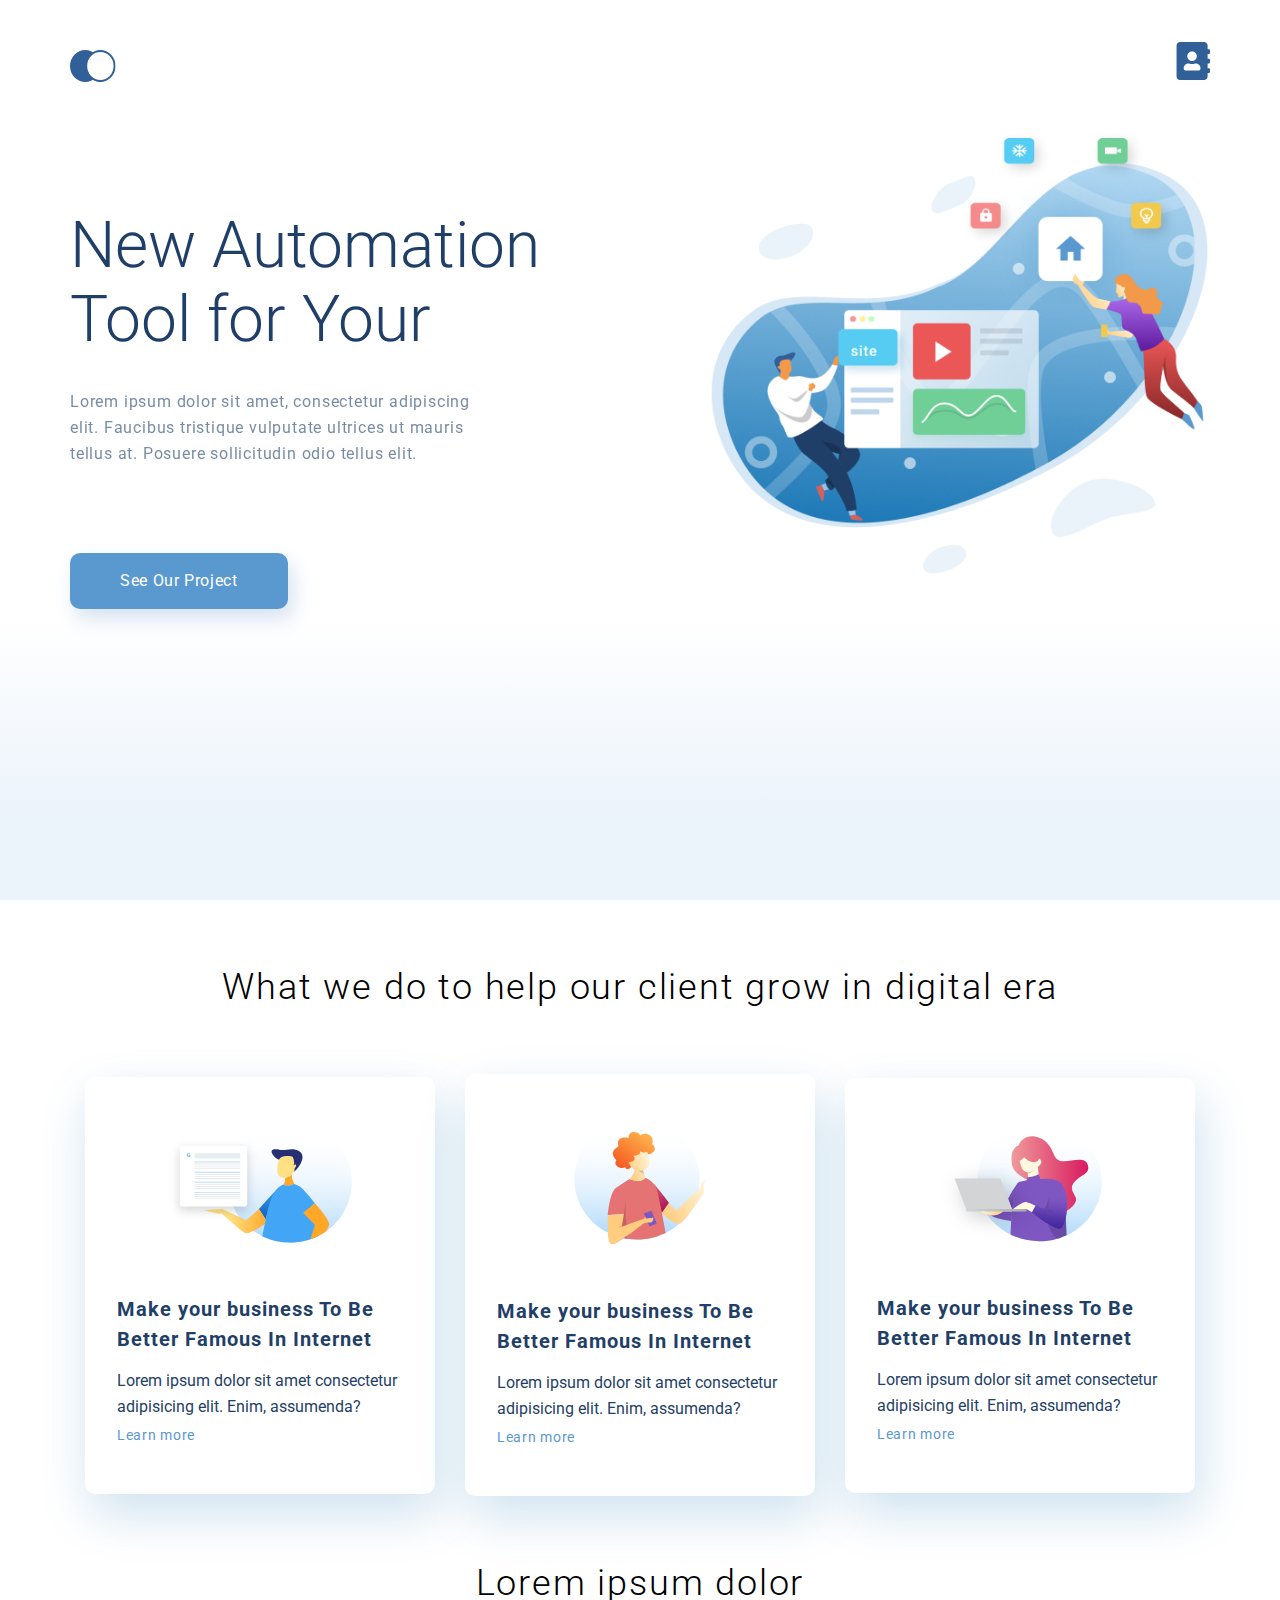
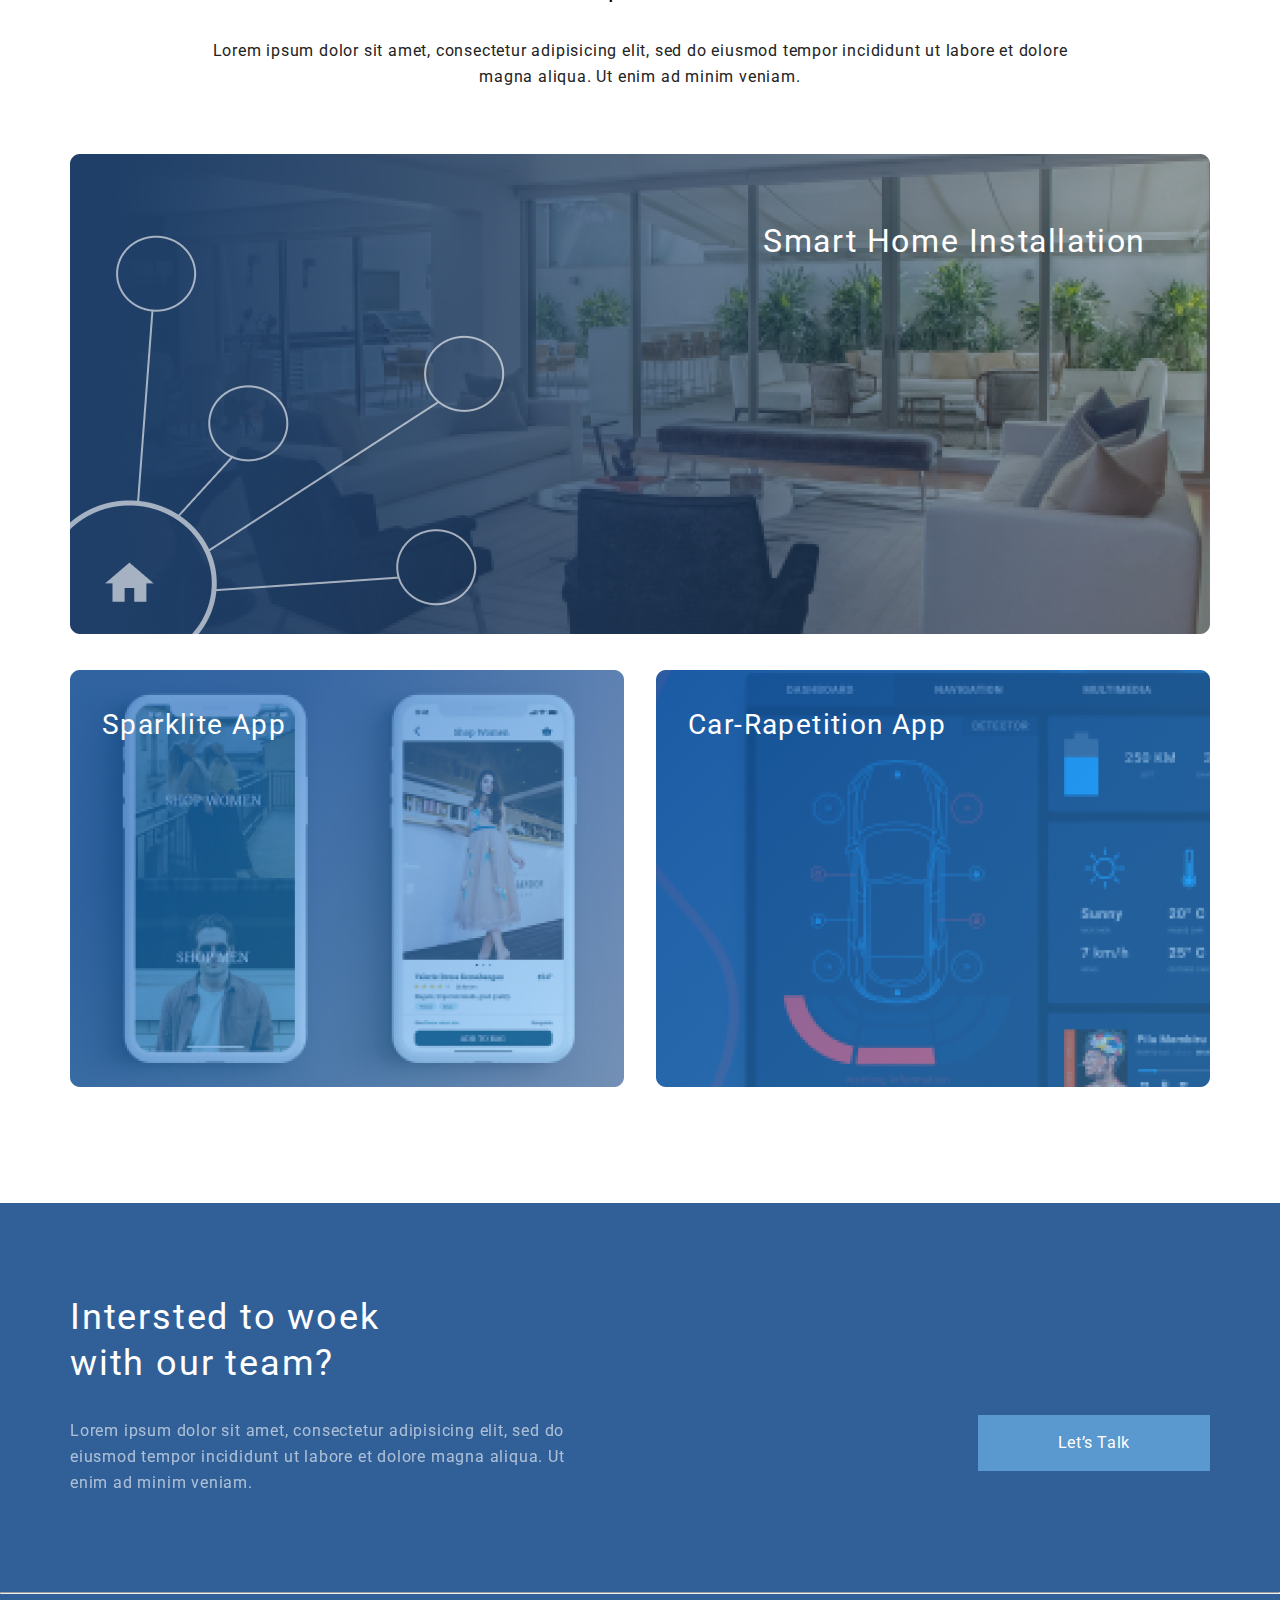
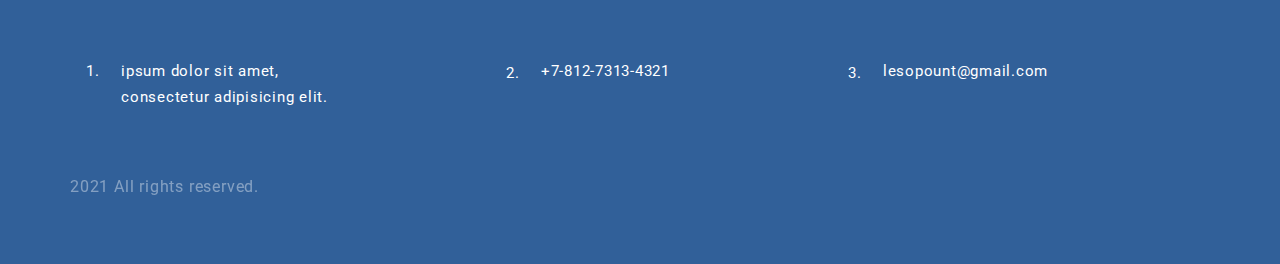
<file: index.html>
<!DOCTYPE html>
<html lang="en">
<head>
    <meta charset="UTF-8">
    <meta http-equiv="X-UA-Compatible" content="IE=edge">
    <meta name="viewport" content="width=device-width, initial-scale=1.0">
    <link rel="stylesheet" href="style.css">
    <link rel="preconnect" href="https://fonts.googleapis.com">
    <link rel="preconnect" href="https://fonts.gstatic.com" crossorigin>
    <link href="https://fonts.googleapis.com/css2?family=Poppins:wght@400;600;700&family=Roboto:wght@300;400;700&display=swap" rel="stylesheet">
    <title>main</title>
</head>
<body>
     <div class="top">
         <div class="container top__content">
            <ul class="menu">
        <li><a href="index.html"><img src="img/logo.svg" alt=""></a></li>
        <li><a href="contacts.html"><img src="img/Vector.svg" alt=""></a></li>
            </ul>
            <div class="top__info">
     <h1 class="top__heading" >New Automation
        Tool for Your </h1>
        <p class="p h1__sub">Lorem ipsum dolor sit amet, consectetur adipiscing elit. Faucibus tristique vulputate ultrices ut mauris tellus at. Posuere sollicitudin odio tellus elit.</p>
        <a href="#" class="top__btn">See Our Project</a>
    </div>
        </div>
 </div>


<div class="what-we-do container">
      <h3 class="h3 heading">What we do to help our client grow in digital era</h3>
      <div class="cards">
          <div class="card">
              <img class="imgcard"  src="img/1svg1.svg" alt="">
    <h4 class="h4 heading__min">Make your business To Be
Better Famous In Internet</h4>
    <p class="p c">Lorem ipsum dolor sit amet consectetur adipisicing elit. Enim, assumenda?</p>
<a href="#" class="card__btn">Learn more</a>
</div>
<div class="card">
    <img  class="imgcard" src="img/svg2.svg" alt="">
    <h4 class="h4  heading__min">Make your business To Be
Better Famous In Internet</h4>
    <p class="p c">Lorem ipsum dolor sit amet consectetur adipisicing elit. Enim, assumenda?</p>
<a href="#" class="card__btn">Learn more</a>
</div>
<div class="card">
    <img class="imgcard" src="img/svg3.svg" alt="">
    <h4 class="h4  heading__min">Make your business To Be
Better Famous In Internet</h4>
    <p class="p c">Lorem ipsum dolor sit amet consectetur adipisicing elit. Enim, assumenda?</p>
    <a href="#" class="card__btn">Learn more</a>
</div> 
      </div>
  
</div>
<div class="project">
    <div class="container">
        <h3 class="h3 heading ">Lorem ipsum dolor</h3>
    <p class="p project__iext">Lorem ipsum dolor sit amet, consectetur adipisicing elit, sed do eiusmod tempor incididunt ut labore et dolore magna aliqua. Ut enim ad minim veniam.</p>
       <div class="project__items"><img class="project__img" src="img/Mask Group.png" alt="photo"><p class="project__text"> Smart Home Installation</p></div>
       <div class="project__parent">
           <div class="project__item im"><img class="project__img" src="img/Mask Group2.png" alt=""><p class="project__item-textl">Sparklite App</p></div>
           <div class="project__item"><img class="project__img" src="img/Mask Group1.png" alt=""><p class="project__item-textl">Car-Rapetition App</p></div>
       </div>
</div>
    
</div>
<div class="footer">
    <div class="container">
         <div class="footer__top">
        <div class="footer__text">

        
     <h3 class="h3 fh3">Intersted to woek <br>
        with our team?</h3>
    <p class="p__footer ">Lorem ipsum dolor sit amet, consectetur adipisicing elit, sed do eiusmod tempor incididunt ut labore et dolore magna aliqua. Ut enim ad minim veniam.</p>


 
</div>
<a href="#" class="footer__btn">Let’s Talk</a>
    </div>
    </div>
  <hr class="hr">
  <div class="container">
  <div class="footer__bottom"> 

   
  
       <ol class="footer__info">
        <li><a class="footer__info-link footero__info-link1">ipsum dolor sit amet,<br class="vr"> consectetur adipisicing elit.</a> </li>
        <li><a class="footer__info-link footero__info-link2">+7-812-7313-4321</a></li>
        <li> <a class="footer__info-link footero__info-link3">lesopount@gmail.com</a>  </li>
       </ol>
    <div class="footer__copy">
      <p class="prav">2021 All rights reserved.</p>
</div>
 </div>

  </div>
       
</div> 
</body>
</html>
</file>
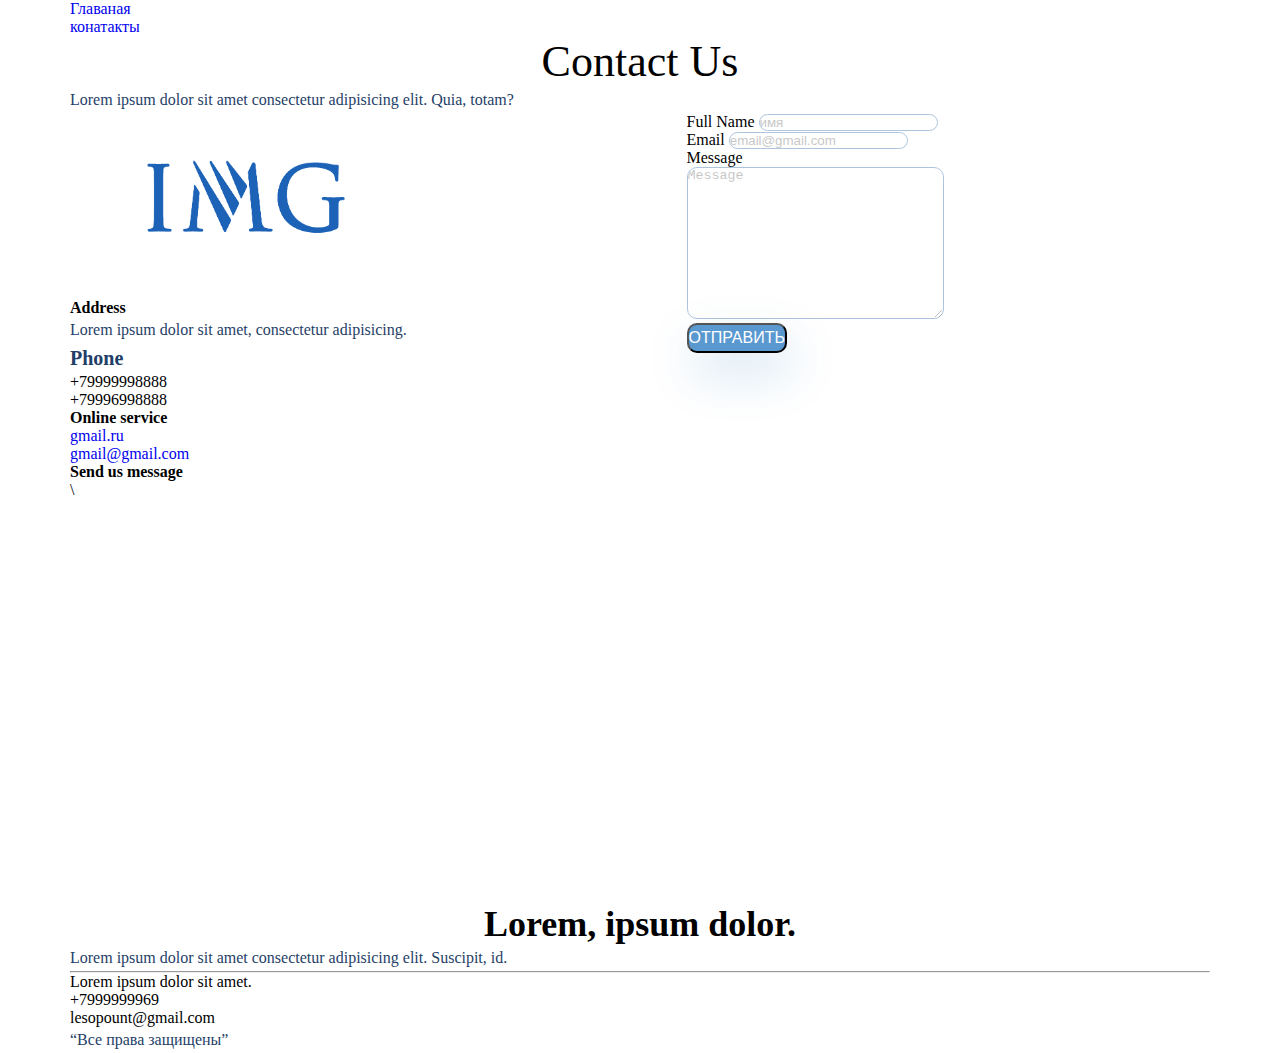
<file: contacts.html>
<!DOCTYPE html>
<html lang="en">
<head>
    <meta charset="UTF-8">
    <meta http-equiv="X-UA-Compatible" content="IE=edge">
    <meta name="viewport" content="width=device-width, initial-scale=1.0">
    <link rel="stylesheet" href="style.css">
    <title>contacts</title>
</head>
<body>
    <div class="contacts">
        <div class="container">
            <ul>
                <li> <a href="index.html">Главаная</a></li>
                <li><a href="contacts.html">конатакты</a></li>
            </ul>
           
           
                <h2 class="h2">Contact Us</h2>
                <p class="p">Lorem ipsum dolor sit amet consectetur adipisicing elit. Quia, totam?</p>
               
                 <div class="content">
                     <div class="descr">
                      <img class="img" src="img/geek.png" alt="" width="350px">
                
                    <h4>Address </h4>
                <p class="p">Lorem ipsum dolor sit amet, consectetur adipisicing.</p>
                <h4 class="h4">Phone </h4>
                <ol>
                    <li>+79999998888</li>
                    <li>+79996998888</li>
                </ol>
                <h4>Online service</h4>
               <ul>
                   <li><a href="index.html" target="_blank">gmail.ru</a></li>
                   <li><a href="https://mail.google.com/mail/u/0/">gmail@gmail.com</a></li>
               </ul>
               <h4> Send us message</h4>
                </div>
                
            
               <form  class="form container"  action="#">
                Full Name <input class="input" type="text" placeholder="имя"><br>
                Email <input class="input" type="email" placeholder="email@gmail.com">
                <p>Message </p>
                <textarea class="input" placeholder="Message" cols="30" rows="10"></textarea>
                <br>
                <button class="button" type="submit">отправить</button>
               </form>
            </div>
         \
           <iframe  src="https://yandex.ru/map-widget/v1/?um=constructor%3A3c2939c558a201438742e33af53183fccbd296dc2c6a972dd2b21c8cb11bc7f2&amp;source=constructor" width="1140" height="400" frameborder="0"></iframe>
        
           <h3 class="h3">Lorem, ipsum dolor.</h3>
           <p class="p">Lorem ipsum dolor sit amet consectetur adipisicing elit. Suscipit, id.</p>
           <hr>
        
           <ul>
               <li>Lorem ipsum dolor sit amet.</li>
               <li>+7999999969</li>
               <li>lesopount@gmail.com</li>
           </ul>
        
           <p class="p">“Все права защищены”</p>
        </div>
    </div>
</body>
</html>
</file>
<file: style.css>
*{
    margin: 0;
    padding: 0;
}
a{
    text-decoration: none;
}
li{
    list-style-type: none;
}

.container{
    max-width: 1140px;
    margin: 0 auto;
}
.top{
    min-height: 100vh;
    background: linear-gradient(0deg, #EBF3FB 8.84%, rgba(152, 195, 232, 0) 31.12%);
}
.menu li{
    list-style-type:none;
}

body{
    font-family: Roboto;
}
.p{
    font-size: 16px;
    line-height: 26px;
    color: #1F3F68;
}
.h1__sub{
    width: 425px;
    line-height: 26px;
    /* or 162% */
    opacity: 0.6;
    letter-spacing: 0.05em;
    
    /* Blue_01 */
    
    color: #1F3F68;
    margin-bottom: 86px;
}
.h1{
    font-size: 64px;
    color: #1F3F68;
    width: 510px;
}
.h2{
    font-weight: 500;
    font-size: 44px;
    text-align: center
}
.h3{
    font-size: 36px;
    text-align: center;
}
.h4{
    font-size: 20px;
    line-height: 30px;
    color: #1F3F68;
}
.input{
    border: 1px solid #356EAD;
     box-sizing: border-box;
 border-radius: 10px;
  opacity: 0.4;
}
.button{
     background: #5A98D0;
    box-shadow: 5px 20px 50px rgba(16, 112, 177, 0.2);
    border-radius: 10px;
    font-weight: 500;
    font-size: 16px;
    line-height: 26px;
    text-align: center;
    color: #FFFFFF;
    text-transform: uppercase;
}



.footer__text{
    width: 495px;
}
.fh3{
    width: 340px;
}
.footer__info{
    display: flex;
    justify-content: space-between;
}
.menu{
    padding-top: 42px;
    display: flex;
    justify-content: space-between;
}
.top__info{
    padding-top: 115px;
    flex-grow: 1;
    background-image: url(img/il.png);
    background-repeat: no-repeat;
    background-position: right center;
    background-size:44%;
}

.content{
    display: flex;
    justify-content: space-between;
}
.top__heading{
    width: 504px;
    font-weight: 300;
    font-size: 64px;
    line-height: 74px;
    color: #1F3F68;
    margin-bottom: 32px;
}
.top__btn{
    font-size: 16px;
    line-height: 26px;
    text-align: center;
    letter-spacing: 0.04em;
    color: #FFFFFF;
    background: #5A98D0;
    box-shadow: 5px 10px 20px rgba(53, 110, 173, 0.2);  
    border-radius: 10px;
    display: inline-block;
    padding: 15px 50px;
}
.top__content{
     display: flex;
    flex-direction: column;
    height: 100px;
}
.heading{
    font-weight: 300;
font-size: 36px;
line-height: 46px;
/* or 128% */

text-align: center;
letter-spacing: 0.05em;

color: #000000;
}
.what-we-do{
    padding-top: 64px;
}
.card{
    width: 350px;
    padding: 44px 32px;
    box-sizing: border-box;   
    background: #FFFFFF;
    box-shadow: 5px 20px 50px rgba(16, 112, 177, 0.2);
    border-radius: 10px;
    display: flex;
    flex-direction:column ;
}
.imgcard{
    align-self: center;
    margin-bottom: 51px;
}
.cards{
    display: flex;
    justify-content: space-around;
    padding-top: 64px;
    align-items: center;
    padding-bottom: 64px;
}
.heading__min{
    font-size: 20px;
    line-height: 30px;
    letter-spacing: 0.05em;
    color: #1F3F68;
    margin-bottom: 14px;
}
.card__btn{
    font-size: 14px;
    line-height: 30px;
    letter-spacing: 0.05em;
    color: #5A98D0;
}
.project__iext{
    font-size: 16px;
    line-height: 26px;
    text-align: center;
    letter-spacing: 0.05em;
    color: #222222;
    width: 75%;
    margin: 32px auto 64px;
    opacity: 1;
    text-align: center;
}
.heading{
    font-weight: 300;
}
.project__parent{
    margin-top: 32px;
    display: flex;
    justify-content: space-between;
 
}
.project{
    margin-bottom: 112px;
}
.project__img{
    width: 100%;
}
.project__item{
    position: relative;
    flex-grow: 1;
}
.im{
    margin-right: 32px;
}
.project__items{
    position: relative;
}
.project__text{
    position: absolute;
    top: 64px;
    right: 64px;
    font-size: 32px;
    line-height: 46px;
    text-align: right;
    letter-spacing: 0.05em;
    color: #FFFFFF;
}

.project__item-textl{
    position: absolute;
    top: 32px;
    left: 32px;
    font-size: 28px;
    line-height: 46px;
    letter-spacing: 0.05em;
    color: #FFFFFF;
}
.footer{
    background: #316099;
    padding:  91px 0 64px;
}
.fh3{
    text-align: left;
    font-weight: 400;
    font-size: 36px;
line-height: 46px;
/* or 128% */

letter-spacing: 0.05em;

/* white */

color: #FFFFFF;
margin-bottom: 32px;
}
.p__footer{
    font-size: 16px;
line-height: 26px;
/* or 162% */

letter-spacing: 0.05em;

/* white */

color: #FFFFFF;

opacity: 0.6;
margin-bottom: 96px;
}

.hr{
    color: #FFFFFF;
}
.footer__top{
    display:flex;
    justify-content: space-between;
    align-items: center;
}

.footer__info li{  
   font-size: 15px;
    letter-spacing: 0.05em;
    line-height: 26px;
    margin-left: 51px;
    flex-grow: 1;
}

.footer__btn{
    padding: 15px 80px;
    font-size: 16px;
    line-height: 26px;
    color: #FFFFFF;
    letter-spacing: 0.04em;
    background: #5A98D0;
}
.footer__info{
    color: #fff;
    margin-top: 64px;
    margin-bottom: 64px;
}
.footer__info-link{
    position: relative;
  
}
.footero__info-link1::before{
     content: "1.";
     position: absolute;
     top: -2p-2px;
    left: -35px;
     color: #FFFFFF;
}
.footero__info-link2::before{
    content: "2.";
    position: absolute;
    top: -2px;
   left: -35px;
    color: #FFFFFF;
}
.footero__info-link3::before{
    content: "3.";
    position: absolute;
    top: -2px;
   left: -35px;
    color: #FFFFFF;
}
.prav{
    font-size: 16px;
line-height: 26px;
/* identical to box height, or 162% */

letter-spacing: 0.05em;

/* white */

color: #FFFFFF;

opacity: 0.4;
}
@media (max-width:1024px){
    .footer{
        background: #316099;
        padding:  47px 0 64px;
    }
    .cards{
        flex-direction: column;
    }
    .container{
        padding-left: 32px;
        padding-right: 32px;
    }
    .top__info{
            background-position-x:right;
            background-position-y: 180px;
    }
    .footer__info{
        flex-direction: column;
    }
    .footer__info li{
        margin-bottom: 25px;
     
    }
  .vr{
      display: none;
  }
}

@media (max-width:667px){
    .top__btn{
        display: block;
    }
    .footer{
        background: #316099;
        padding:  18px 0 32px;
    }
    .cards{
        flex-direction: column;
        align-items: center;
    }
    .card{
        margin-bottom: 32px;
    }
    .menu{
        padding-top: 24px;
    }
    .top{
        min-height: 1px;
        min-height: 367px;
        padding-bottom: 41px;
        box-sizing: border-box;
    }
    .top__info{
        padding-top: 36px;
        display: flex;
        flex-direction: column;
        align-items: center;
        background-image:none;
    }
    .top__heading{
        width: 100%;
        font-size: 32px;
        line-height: 37px;
        margin-bottom: 12px;
        text-align: center;
    }
    .h1__sub{
        width: 100%;
        text-align:center;
    }
    .top__btn{
        font-size: 12px;
        line-height: 26px;
        padding: 0 8px;
    }
    .heading{
        font-weight: 300;
        font-size: 24px;
        line-height: 28px;
        text-align: center;
    }
    .card{
        width: 100%;
    }
    .project__text{
        font-size: 16px;
        line-height: 19px;
        top: 16px;
        right: 16px;
    }
    .project__item-textl{
        left: 16px;
    }
    .project__parent{
        flex-direction: column;
        margin-top: 16px;
      
    }
    .im{
        margin: 0;
        margin-bottom: 16px;
    }
    .footer__top{
        flex-direction: column;
        align-items: center;
    }
    .fh3{
        font-size: 24px;
        line-height: 28px;
       text-align: center;
        margin: 0;
        padding: 0;
        padding-bottom: 32px;
    }
    .footer__btn{
        padding: 15px 55px;
        margin-bottom: 40px;
    }
    .p__footer{
        font-size: 16px;
line-height: 26px;
/* or 162% */

text-align: center;
letter-spacing: 0.05em;

/* white */

color: #FFFFFF;

opacity: 0.6;
margin-bottom: 36px;
    }
    .footer__text{
        display: flex;
        flex-direction: column;
        align-items: center;
    }
    .footer__info li:nth-child(3){
        padding-bottom: 0;
        margin-bottom: 0;
    }
    .footer__info{
        margin-bottom: 0;
        margin-top: 35px;
    }
    .prav{
        margin: 0;
        padding: 0;
        padding-top: 37px;
        text-align: center;
    }
}
</file>
